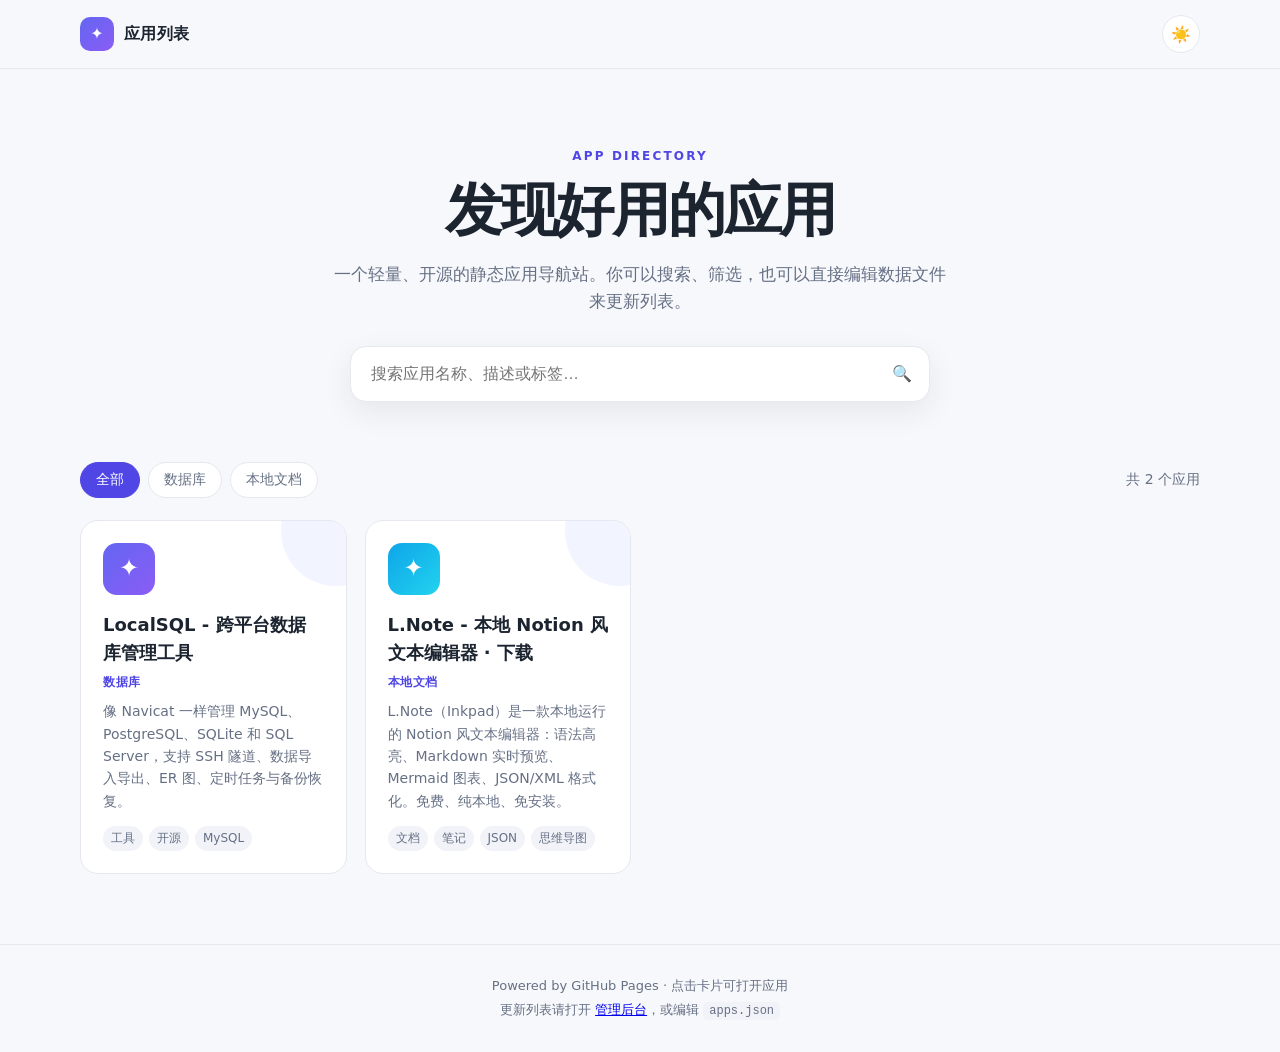
<file: index.html>
<!DOCTYPE html>
<html lang="zh-CN">
<head>
  <meta charset="UTF-8" />
  <meta name="viewport" content="width=device-width, initial-scale=1.0" />
  <meta name="description" content="一个简洁、可定制的应用列表网站。" />
  <title>我的应用列表</title>
  <link rel="stylesheet" href="styles.css" />
</head>
<body>
  <header class="site-header">
    <div class="container header-inner">
      <a class="brand" href="#">
        <span class="brand-mark" aria-hidden="true">✦</span>
        <span>应用列表</span>
      </a>
      <button id="theme-toggle" class="theme-toggle" type="button" aria-label="切换深色模式">
        <span class="theme-icon theme-icon-light">☀️</span>
        <span class="theme-icon theme-icon-dark">🌙</span>
      </button>
    </div>
  </header>

  <main>
    <section class="hero">
      <div class="container">
        <p class="eyebrow">APP DIRECTORY</p>
        <h1>发现好用的应用</h1>
        <p class="hero-subtitle">一个轻量、开源的静态应用导航站。你可以搜索、筛选，也可以直接编辑数据文件来更新列表。</p>
        <div class="search-box">
          <span class="search-icon" aria-hidden="true">🔍</span>
          <input id="search-input" type="search" placeholder="搜索应用名称、描述或标签…" autocomplete="off" />
        </div>
      </div>
    </section>

    <section class="catalog container">
      <div class="toolbar">
        <div class="filter-tabs" id="filter-tabs" role="tablist" aria-label="按分类筛选">
          <button class="filter-tab active" type="button" data-category="all">全部</button>
        </div>
        <span class="result-count" id="result-count"></span>
      </div>

      <div class="app-grid" id="app-grid" aria-live="polite"></div>

      <div class="empty-state" id="empty-state" hidden>
        <div class="empty-icon" aria-hidden="true">🗂️</div>
        <h2>没有找到相关应用</h2>
        <p>换个关键词或分类试试看。</p>
        <button class="reset-button" id="reset-filters" type="button">清空筛选</button>
      </div>
    </section>
  </main>

  <footer class="site-footer">
    <div class="container footer-inner">
      <p>Powered by GitHub Pages · 点击卡片可打开应用</p>
      <p>更新列表请打开 <a href="admin.html">管理后台</a>，或编辑 <code>apps.json</code></p>
    </div>
  </footer>

  <script src="script.js"></script>
</body>
</html>
</file>
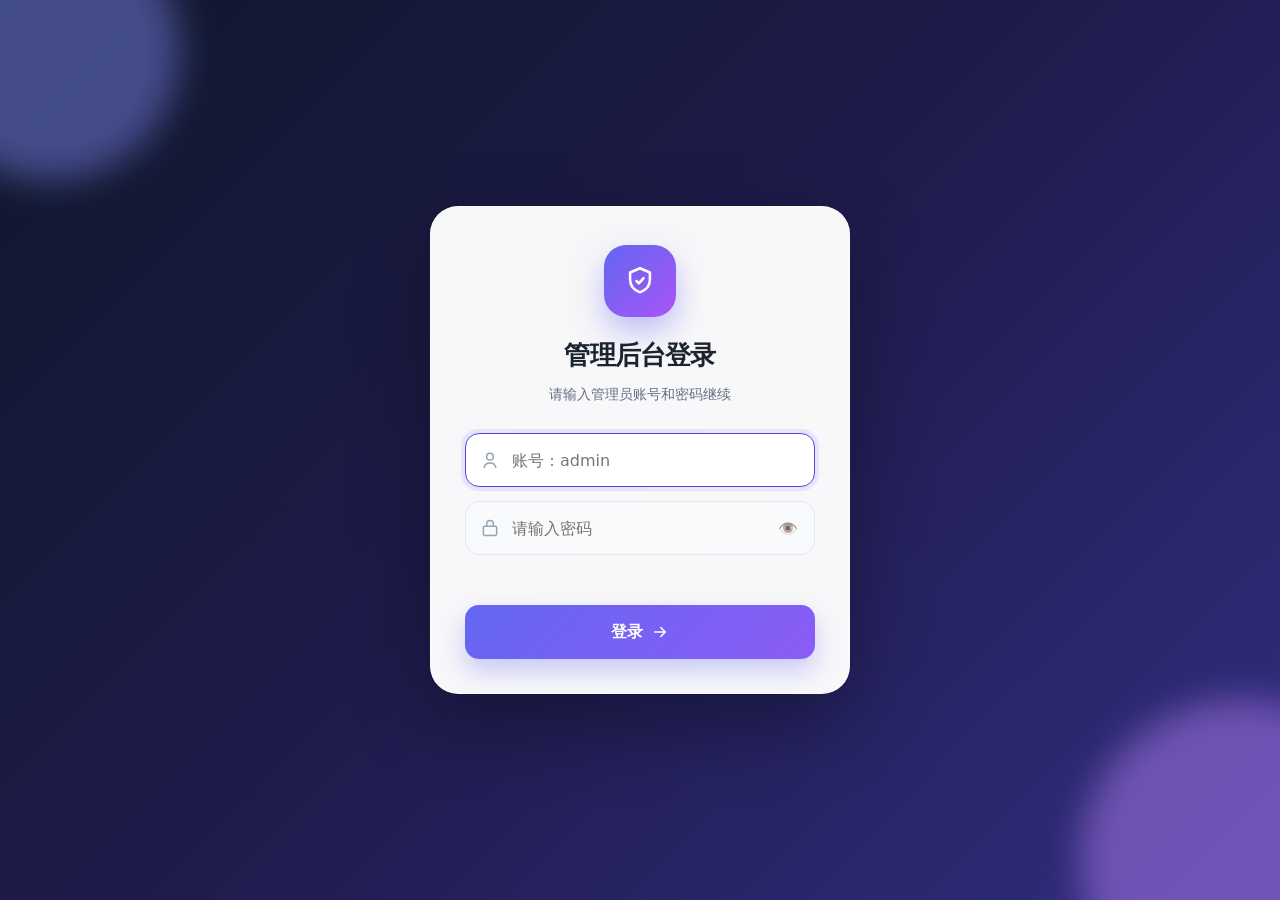
<file: admin.html>
<!DOCTYPE html>
<html lang="zh-CN">
<head>
  <meta charset="UTF-8" />
  <meta name="viewport" content="width=device-width, initial-scale=1.0" />
  <meta http-equiv="Cache-Control" content="no-cache, no-store, must-revalidate" />
  <meta http-equiv="Pragma" content="no-cache" />
  <title>应用管理后台</title>
  <link rel="stylesheet" href="admin.css?v=20260827c" />
</head>
<body>
  <div class="login-overlay" id="login-overlay">
    <span class="login-orb login-orb-one" aria-hidden="true"></span>
    <span class="login-orb login-orb-two" aria-hidden="true"></span>
    <form class="login-card" id="login-form">
      <div class="login-head">
        <div class="login-logo" aria-hidden="true">
          <svg viewBox="0 0 24 24" fill="none" stroke="currentColor" stroke-width="1.8" stroke-linecap="round" stroke-linejoin="round">
            <path d="M12 3l7 3v5c0 4.7-3 7.6-7 9-4-1.4-7-4.3-7-9V6l7-3z"></path>
            <path d="M9.5 12l1.7 1.7 3.3-3.7"></path>
          </svg>
        </div>
        <h2>管理后台登录</h2>
        <p>请输入管理员账号和密码继续</p>
      </div>
      <div class="login-body">
        <div class="input-shell">
          <span class="input-icon" aria-hidden="true">
            <svg viewBox="0 0 24 24" fill="none" stroke="currentColor" stroke-width="1.8" stroke-linecap="round" stroke-linejoin="round">
              <circle cx="12" cy="8" r="4"></circle>
              <path d="M5 21c.7-3.6 3.5-5.5 7-5.5s6.3 1.9 7 5.5"></path>
            </svg>
          </span>
          <input id="login-username" type="text" autocomplete="username" placeholder="账号：admin" />
        </div>
        <div class="input-shell">
          <span class="input-icon" aria-hidden="true">
            <svg viewBox="0 0 24 24" fill="none" stroke="currentColor" stroke-width="1.8" stroke-linecap="round" stroke-linejoin="round">
              <rect x="4" y="10" width="16" height="11" rx="2"></rect>
              <path d="M8 10V7a4 4 0 0 1 8 0v3"></path>
            </svg>
          </span>
          <input id="login-password" type="password" autocomplete="current-password" placeholder="请输入密码" />
          <button id="toggle-password" class="password-toggle" type="button" aria-label="显示或隐藏密码">👁️</button>
        </div>
        <p class="login-error" id="login-error" role="alert"></p>
        <button class="login-submit" type="submit">
          <span>登录</span>
          <svg viewBox="0 0 24 24" fill="none" stroke="currentColor" stroke-width="2" stroke-linecap="round" stroke-linejoin="round" aria-hidden="true">
            <path d="M5 12h14"></path>
            <path d="M13 6l6 6-6 6"></path>
          </svg>
        </button>
      </div>
    </form>
  </div>

  <header class="admin-header" id="admin-header" hidden>
    <div class="container header-inner">
      <div class="header-title">
        <span class="brand-mark" aria-hidden="true">⚙️</span>
        <div>
          <h1>应用管理后台</h1>
          <p>添加应用的 GitHub Pages 地址，自动生成列表项并发布到主站。</p>
        </div>
      </div>
      <div class="header-actions">
        <button id="logout-button" class="button ghost" type="button">退出登录</button>
        <a class="back-link" href="index.html">返回主站</a>
      </div>
    </div>
  </header>

  <main class="container" id="admin-main" hidden>
    <section class="token-panel">
      <div class="panel-heading">
        <h2>GitHub 访问令牌</h2>
        <span class="muted">保存后，修改才能写回仓库并触发 Pages 构建</span>
      </div>
      <div class="token-row">
        <input id="token-input" type="password" placeholder="粘贴 GitHub Personal Access Token" autocomplete="off" />
        <button id="save-token" class="button secondary" type="button">保存令牌</button>
        <button id="clear-token" class="button ghost" type="button">清除</button>
      </div>
      <p class="token-hint">令牌只保存在当前浏览器的本地存储中，不会写入仓库。建议使用拥有 <code>repo</code> 权限的令牌。</p>
    </section>

    <div class="admin-layout">
      <section class="editor-panel panel">
        <div class="panel-heading">
          <h2 id="form-title">添加应用</h2>
          <span class="muted" id="form-mode">新应用</span>
        </div>

        <div class="field">
          <label for="app-url">GitHub Pages 地址</label>
          <div class="url-row">
            <input id="app-url" type="url" placeholder="https://username.github.io/repo/" />
            <button id="fetch-meta" class="button secondary" type="button">获取信息</button>
          </div>
          <small id="url-message" class="field-message"></small>
        </div>

        <div class="field-grid">
          <div class="field">
            <label for="app-name">应用名称</label>
            <input id="app-name" type="text" placeholder="应用名称" />
          </div>
          <div class="field">
            <label for="app-category">分类</label>
            <input id="app-category" type="text" list="category-options" placeholder="例如：效率工具" />
            <datalist id="category-options"></datalist>
          </div>
        </div>

        <div class="field">
          <label for="app-description">应用简介</label>
          <textarea id="app-description" rows="3" placeholder="一句话介绍这个应用"></textarea>
        </div>

        <div class="field">
          <label for="app-tags">标签</label>
          <input id="app-tags" type="text" placeholder="多个标签用逗号分隔，例如：工具, 开源" />
        </div>

        <div class="field">
          <label for="app-icon">图标</label>
          <div class="icon-row">
            <div class="icon-preview" id="icon-preview">✦</div>
            <input id="app-icon" type="text" placeholder="Emoji 或图片 URL" />
          </div>
          <small class="field-message">可以直接填 Emoji，也可以填图标图片的完整地址。</small>
        </div>

        <div class="form-actions">
          <button id="save-app" class="button primary" type="button">保存应用</button>
          <button id="cancel-edit" class="button ghost" type="button" hidden>取消编辑</button>
        </div>
      </section>

      <section class="list-panel panel">
        <div class="panel-heading">
          <h2>现有应用</h2>
          <span class="muted" id="app-count"></span>
        </div>
        <div id="app-list" class="app-list"></div>
      </section>
    </div>

    <section class="publish-panel panel">
      <div>
        <h2>发布到主站</h2>
        <p class="muted">保存后，GitHub Pages 通常会在几分钟内自动重新构建。</p>
      </div>
      <button id="publish" class="button primary large" type="button">保存全部并发布</button>
    </section>

    <p id="status" class="status" role="status"></p>
  </main>

  <script>
    document.addEventListener("DOMContentLoaded", function () {
      var loginForm = document.getElementById("login-form");
      loginForm.addEventListener("submit", function (event) {
        event.preventDefault();
        var username = document.getElementById("login-username").value.trim();
        var password = document.getElementById("login-password").value.trim();
        var errorElement = document.getElementById("login-error");
        if (username === "admin" && password === "lyj0514") {
          sessionStorage.setItem("selfapplist_admin_auth", "1");
          errorElement.textContent = "登录成功，正在进入…";
          errorElement.className = "login-error success";
          setTimeout(function () {
            document.getElementById("login-overlay").hidden = true;
            document.getElementById("admin-header").hidden = false;
            document.getElementById("admin-main").hidden = false;
            if (typeof window.__showAdmin === "function") {
              window.__showAdmin();
            }
          }, 250);
        } else {
          errorElement.textContent = "账号或密码错误，请重试。";
          errorElement.className = "login-error";
        }
      });
    });
  </script>
  <script src="admin.js?v=20260827b"></script>
</body>
</html>
</file>
<file: styles.css>
:root {
  --bg: #f7f8fb;
  --surface: #ffffff;
  --surface-2: #f1f3f8;
  --text: #1c2430;
  --text-muted: #667085;
  --border: #e5e8ef;
  --primary: #4f46e5;
  --primary-soft: #eef2ff;
  --shadow: 0 10px 30px rgba(28, 36, 48, 0.08);
  --radius: 18px;
}

body.dark {
  --bg: #0f1420;
  --surface: #171e2c;
  --surface-2: #1f2937;
  --text: #f3f5f9;
  --text-muted: #a3adc2;
  --border: #2b3547;
  --primary: #818cf8;
  --primary-soft: #252c42;
  --shadow: 0 12px 32px rgba(0, 0, 0, 0.28);
}

* {
  box-sizing: border-box;
}

html {
  scroll-behavior: smooth;
}

body {
  margin: 0;
  font-family: "Segoe UI", "PingFang SC", "Microsoft YaHei", system-ui, -apple-system, sans-serif;
  background: var(--bg);
  color: var(--text);
  line-height: 1.6;
  transition: background-color 0.25s ease, color 0.25s ease;
}

.container {
  width: min(1120px, calc(100% - 40px));
  margin: 0 auto;
}

.site-header {
  position: sticky;
  top: 0;
  z-index: 20;
  background: color-mix(in srgb, var(--bg) 82%, transparent);
  backdrop-filter: blur(12px);
  border-bottom: 1px solid var(--border);
}

.header-inner {
  height: 68px;
  display: flex;
  align-items: center;
  justify-content: space-between;
}

.brand {
  display: inline-flex;
  align-items: center;
  gap: 10px;
  color: var(--text);
  text-decoration: none;
  font-weight: 700;
  letter-spacing: 0.02em;
}

.brand-mark {
  display: grid;
  place-items: center;
  width: 34px;
  height: 34px;
  color: white;
  background: linear-gradient(135deg, #6366f1, #8b5cf6);
  border-radius: 10px;
  font-size: 16px;
}

.theme-toggle {
  display: grid;
  place-items: center;
  width: 38px;
  height: 38px;
  padding: 0;
  color: var(--text);
  background: var(--surface);
  border: 1px solid var(--border);
  border-radius: 50%;
  cursor: pointer;
}

.theme-icon {
  font-size: 16px;
}

.theme-icon-dark {
  display: none;
}

body.dark .theme-icon-light {
  display: none;
}

body.dark .theme-icon-dark {
  display: inline;
}

.hero {
  padding: 78px 0 40px;
  text-align: center;
}

.eyebrow {
  margin: 0 0 12px;
  color: var(--primary);
  font-size: 12px;
  font-weight: 800;
  letter-spacing: 0.18em;
}

.hero h1 {
  margin: 0;
  font-size: clamp(34px, 6vw, 58px);
  line-height: 1.12;
  letter-spacing: -0.04em;
}

.hero-subtitle {
  max-width: 620px;
  margin: 18px auto 30px;
  color: var(--text-muted);
  font-size: 17px;
}

.search-box {
  position: relative;
  max-width: 580px;
  margin: 0 auto;
}

.search-box input {
  width: 100%;
  height: 56px;
  padding: 0 50px 0 20px;
  color: var(--text);
  background: var(--surface);
  border: 1px solid var(--border);
  border-radius: 16px;
  outline: none;
  font-size: 16px;
  box-shadow: var(--shadow);
}

.search-box input:focus {
  border-color: var(--primary);
  box-shadow: 0 0 0 4px var(--primary-soft);
}

.search-icon {
  position: absolute;
  top: 50%;
  right: 18px;
  transform: translateY(-50%);
  pointer-events: none;
}

.catalog {
  padding: 20px 0 70px;
}

.toolbar {
  display: flex;
  align-items: center;
  justify-content: space-between;
  gap: 20px;
  margin-bottom: 22px;
}

.filter-tabs {
  display: flex;
  flex-wrap: wrap;
  gap: 8px;
}

.filter-tab {
  padding: 8px 15px;
  color: var(--text-muted);
  background: var(--surface);
  border: 1px solid var(--border);
  border-radius: 999px;
  cursor: pointer;
  font-size: 14px;
  white-space: nowrap;
}

.filter-tab:hover {
  color: var(--primary);
  border-color: var(--primary);
}

.filter-tab.active {
  color: white;
  background: var(--primary);
  border-color: var(--primary);
}

.result-count {
  color: var(--text-muted);
  font-size: 14px;
  white-space: nowrap;
}

.app-grid {
  display: grid;
  grid-template-columns: repeat(auto-fill, minmax(250px, 1fr));
  gap: 18px;
}

.app-card {
  position: relative;
  display: flex;
  flex-direction: column;
  min-height: 210px;
  padding: 22px;
  text-decoration: none;
  color: var(--text);
  background: var(--surface);
  border: 1px solid var(--border);
  border-radius: var(--radius);
  overflow: hidden;
  transition: transform 0.2s ease, box-shadow 0.2s ease, border-color 0.2s ease;
}

.app-card:hover {
  transform: translateY(-4px);
  border-color: color-mix(in srgb, var(--primary) 55%, var(--border));
  box-shadow: var(--shadow);
}

.app-card::after {
  content: "";
  position: absolute;
  top: -45px;
  right: -45px;
  width: 110px;
  height: 110px;
  border-radius: 50%;
  background: var(--primary-soft);
  opacity: 0.75;
}

.app-icon {
  position: relative;
  z-index: 1;
  display: grid;
  place-items: center;
  width: 52px;
  height: 52px;
  margin-bottom: 16px;
  background: linear-gradient(135deg, #6366f1, #8b5cf6);
  border-radius: 14px;
  font-size: 24px;
  color: white;
}

.app-card:nth-child(4n + 2) .app-icon {
  background: linear-gradient(135deg, #0ea5e9, #22d3ee);
}

.app-card:nth-child(4n + 3) .app-icon {
  background: linear-gradient(135deg, #f59e0b, #f97316);
}

.app-card:nth-child(4n + 4) .app-icon {
  background: linear-gradient(135deg, #10b981, #84cc16);
}

.app-name {
  position: relative;
  z-index: 1;
  margin: 0 0 5px;
  font-size: 18px;
  font-weight: 700;
}

.app-category {
  position: relative;
  z-index: 1;
  margin-bottom: 8px;
  color: var(--primary);
  font-size: 12px;
  font-weight: 700;
  letter-spacing: 0.05em;
}

.app-description {
  position: relative;
  z-index: 1;
  margin: 0 0 14px;
  color: var(--text-muted);
  font-size: 14px;
}

.app-tags {
  position: relative;
  z-index: 1;
  display: flex;
  flex-wrap: wrap;
  gap: 6px;
  margin-top: auto;
}

.app-tag {
  padding: 3px 8px;
  color: var(--text-muted);
  background: var(--surface-2);
  border-radius: 999px;
  font-size: 12px;
}

.empty-state {
  padding: 60px 20px;
  text-align: center;
  color: var(--text-muted);
}

.empty-state h2 {
  margin: 14px 0 6px;
  color: var(--text);
}

.empty-icon {
  font-size: 44px;
}

.reset-button {
  margin-top: 14px;
  padding: 9px 16px;
  color: white;
  background: var(--primary);
  border: none;
  border-radius: 10px;
  cursor: pointer;
  font-weight: 700;
}

.site-footer {
  padding: 28px 0;
  color: var(--text-muted);
  border-top: 1px solid var(--border);
  font-size: 13px;
  text-align: center;
}

.footer-inner p {
  margin: 3px 0;
}

code {
  padding: 2px 6px;
  background: var(--surface-2);
  border-radius: 5px;
  font-size: 12px;
}

@media (max-width: 640px) {
  .hero {
    padding-top: 50px;
  }

  .toolbar {
    flex-direction: column;
    align-items: flex-start;
  }

  .app-grid {
    grid-template-columns: 1fr;
  }
}
</file>
<file: admin.css>
:root {
  --bg: #f5f7fb;
  --surface: #ffffff;
  --text: #1c2430;
  --muted: #667085;
  --border: #e5e8ef;
  --primary: #4f46e5;
  --primary-dark: #4338ca;
  --danger: #dc2626;
  --success: #16a34a;
  --shadow: 0 12px 34px rgba(28, 36, 48, 0.08);
  --radius: 16px;
}

* {
  box-sizing: border-box;
}

html {
  scrollbar-width: none;
  -ms-overflow-style: none;
}

html::-webkit-scrollbar {
  display: none;
}

body {
  margin: 0;
  font-family: "Segoe UI", "PingFang SC", "Microsoft YaHei", system-ui, -apple-system, sans-serif;
  color: var(--text);
  background: var(--bg);
  line-height: 1.55;
}

.container {
  width: min(1100px, calc(100% - 40px));
  margin: 0 auto;
}

.admin-header {
  background: var(--surface);
  border-bottom: 1px solid var(--border);
}

.login-overlay {
  position: fixed;
  inset: 0;
  z-index: 100;
  overflow: hidden;
  display: flex;
  align-items: center;
  justify-content: center;
  padding: 24px;
  background: linear-gradient(135deg, #0f172a 0%, #1e1b4b 48%, #312e81 100%);
}

.login-overlay[hidden] {
  display: none;
}

.login-orb {
  position: absolute;
  border-radius: 50%;
  pointer-events: none;
  filter: blur(18px);
  opacity: 0.45;
  animation: login-float 9s ease-in-out infinite;
}

.login-orb-one {
  width: 260px;
  height: 260px;
  left: -80px;
  top: -80px;
  background: #818cf8;
}

.login-orb-two {
  width: 320px;
  height: 320px;
  right: -120px;
  bottom: -120px;
  background: #c084fc;
  animation-delay: -4.5s;
}

.login-card {
  position: relative;
  width: min(420px, 100%);
  padding: 38px 34px 34px;
  background: rgba(255, 255, 255, 0.97);
  border: 1px solid rgba(255, 255, 255, 0.65);
  border-radius: 28px;
  box-shadow: 0 30px 80px rgba(0, 0, 0, 0.32);
  backdrop-filter: blur(14px);
}

.login-head {
  text-align: center;
}

.login-logo {
  display: grid;
  place-items: center;
  width: 72px;
  height: 72px;
  margin: 0 auto 18px;
  color: white;
  background: linear-gradient(135deg, #6366f1, #a855f7);
  border-radius: 22px;
  box-shadow: 0 14px 30px rgba(99, 102, 241, 0.38);
}

.login-logo svg {
  width: 34px;
  height: 34px;
}

.login-head h2 {
  margin: 0;
  font-size: 26px;
  letter-spacing: -0.03em;
}

.login-head p {
  margin: 9px 0 28px;
  color: var(--muted);
  font-size: 14px;
}

.login-body {
  display: flex;
  flex-direction: column;
  gap: 14px;
}

.input-shell {
  position: relative;
  display: flex;
  align-items: center;
}

.input-icon {
  position: absolute;
  top: 50%;
  left: 15px;
  display: grid;
  place-items: center;
  width: 20px;
  height: 20px;
  color: #94a3b8;
  pointer-events: none;
  transform: translateY(-50%);
  z-index: 3;
}

.input-icon svg {
  width: 20px;
  height: 20px;
}

.login-card .input-shell input {
  position: relative;
  z-index: 1;
  width: 100%;
  height: 54px;
  padding: 0 46px;
  color: var(--text);
  background: #f8fafc;
  border: 1px solid #e2e8f0;
  border-radius: 14px;
  outline: none;
  font: inherit;
  transition: border-color 0.2s ease, box-shadow 0.2s ease, background 0.2s ease;
}

.login-card .input-shell input[type="password"] {
  padding-right: 54px;
}

.login-card .input-shell input::-ms-reveal {
  display: none;
}

.login-card .input-shell input:focus {
  border-color: var(--primary);
  background: #fff;
  box-shadow: 0 0 0 4px rgba(99, 102, 241, 0.12);
}

.password-toggle {
  position: absolute;
  top: 50%;
  right: 10px;
  width: 34px;
  height: 34px;
  padding: 0;
  background: transparent;
  border: none;
  cursor: pointer;
  font-size: 16px;
  opacity: 0.65;
  transform: translateY(-50%);
  z-index: 3;
}

.password-toggle:hover {
  opacity: 1;
}

.login-error {
  min-height: 18px;
  margin: -2px 0 0 4px;
  color: var(--danger);
  font-size: 13px;
  text-align: left;
}

.login-error.success {
  color: var(--success);
}

.login-submit {
  display: flex;
  align-items: center;
  justify-content: center;
  gap: 8px;
  width: 100%;
  height: 54px;
  margin-top: 6px;
  color: white;
  background: linear-gradient(135deg, #6366f1, #8b5cf6);
  border: none;
  border-radius: 14px;
  cursor: pointer;
  font: inherit;
  font-size: 16px;
  font-weight: 700;
  box-shadow: 0 12px 26px rgba(99, 102, 241, 0.32);
  transition: transform 0.2s ease, box-shadow 0.2s ease;
}

.login-submit svg {
  width: 18px;
  height: 18px;
  transition: transform 0.2s ease;
}

.login-submit:hover {
  transform: translateY(-1px);
  box-shadow: 0 16px 32px rgba(99, 102, 241, 0.4);
}

.login-submit:hover svg {
  transform: translateX(3px);
}

.login-submit:active {
  transform: translateY(0);
}

@keyframes login-float {
  0%,
  100% {
    transform: translateY(0);
  }

  50% {
    transform: translateY(-14px);
  }
}

.header-inner {
  min-height: 88px;
  display: flex;
  align-items: center;
  justify-content: space-between;
  gap: 20px;
}

.header-actions {
  display: flex;
  align-items: center;
  gap: 10px;
  white-space: nowrap;
}

.header-title {
  display: flex;
  align-items: center;
  gap: 14px;
}

.brand-mark {
  display: grid;
  place-items: center;
  width: 48px;
  height: 48px;
  color: white;
  background: linear-gradient(135deg, #6366f1, #8b5cf6);
  border-radius: 14px;
  font-size: 22px;
}

.header-title h1 {
  margin: 0;
  font-size: 22px;
  letter-spacing: -0.02em;
}

.header-title p {
  margin: 4px 0 0;
  color: var(--muted);
  font-size: 14px;
}

.back-link {
  color: var(--primary);
  text-decoration: none;
  font-weight: 700;
  white-space: nowrap;
}

.token-panel,
.panel,
.publish-panel {
  background: var(--surface);
  border: 1px solid var(--border);
  border-radius: var(--radius);
  box-shadow: var(--shadow);
}

.token-panel {
  margin: 24px 0;
  padding: 22px;
}

.panel-heading {
  display: flex;
  align-items: baseline;
  justify-content: space-between;
  gap: 14px;
  margin-bottom: 18px;
}

.panel-heading h2,
.publish-panel h2 {
  margin: 0;
  font-size: 18px;
}

.muted {
  color: var(--muted);
  font-size: 13px;
}

.token-row {
  display: flex;
  gap: 10px;
  flex-wrap: wrap;
}

input[type="text"],
input[type="url"],
input[type="password"],
textarea {
  width: 100%;
  padding: 11px 13px;
  color: var(--text);
  background: #fff;
  border: 1px solid var(--border);
  border-radius: 10px;
  outline: none;
  font: inherit;
}

input:focus,
textarea:focus {
  border-color: var(--primary);
  box-shadow: 0 0 0 4px #eef2ff;
}

textarea {
  resize: vertical;
}

.token-row input {
  flex: 1;
  min-width: 220px;
}

.token-hint {
  margin: 12px 0 0;
  color: var(--muted);
  font-size: 13px;
}

code {
  padding: 2px 6px;
  background: #f1f3f8;
  border-radius: 5px;
  font-size: 12px;
}

.admin-layout {
  display: grid;
  grid-template-columns: minmax(0, 0.95fr) minmax(0, 1.05fr);
  gap: 24px;
  align-items: start;
}

.editor-panel,
.list-panel {
  padding: 22px;
}

.field {
  margin-bottom: 17px;
}

.field label {
  display: block;
  margin-bottom: 7px;
  font-size: 14px;
  font-weight: 700;
}

.field-grid {
  display: grid;
  grid-template-columns: 1fr 1fr;
  gap: 14px;
}

.url-row {
  display: flex;
  gap: 9px;
}

.url-row input {
  flex: 1;
}

.field-message {
  display: block;
  margin-top: 6px;
  color: var(--muted);
  font-size: 12px;
}

.field-message.error {
  color: var(--danger);
}

.field-message.success {
  color: var(--success);
}

.icon-row {
  display: flex;
  align-items: center;
  gap: 12px;
}

.icon-row input {
  flex: 1;
}

.icon-preview {
  display: grid;
  place-items: center;
  flex: 0 0 50px;
  height: 50px;
  color: white;
  background: linear-gradient(135deg, #6366f1, #8b5cf6);
  border-radius: 13px;
  font-size: 23px;
  overflow: hidden;
}

.icon-preview img {
  width: 100%;
  height: 100%;
  object-fit: cover;
}

.form-actions {
  display: flex;
  gap: 10px;
  margin-top: 20px;
}

.button {
  min-height: 40px;
  padding: 9px 16px;
  border: 1px solid transparent;
  border-radius: 10px;
  cursor: pointer;
  font: inherit;
  font-weight: 700;
  white-space: nowrap;
}

.button.primary {
  color: white;
  background: var(--primary);
}

.button.primary:hover {
  background: var(--primary-dark);
}

.button.secondary {
  color: var(--primary);
  background: #eef2ff;
}

.button.ghost {
  color: var(--text);
  background: transparent;
  border-color: var(--border);
}

.button.danger {
  color: var(--danger);
  background: #fee2e2;
}

.button.large {
  min-height: 46px;
  padding: 11px 22px;
  font-size: 16px;
}

.button:disabled {
  opacity: 0.55;
  cursor: not-allowed;
}

.app-list {
  display: flex;
  flex-direction: column;
  gap: 11px;
}

.app-row {
  display: flex;
  align-items: center;
  gap: 12px;
  padding: 12px;
  border: 1px solid var(--border);
  border-radius: 12px;
}

.app-row-icon {
  display: grid;
  place-items: center;
  flex: 0 0 44px;
  width: 44px;
  height: 44px;
  color: white;
  background: linear-gradient(135deg, #6366f1, #8b5cf6);
  border-radius: 11px;
  font-size: 20px;
  overflow: hidden;
}

.app-row-icon img {
  width: 100%;
  height: 100%;
  object-fit: cover;
}

.app-row-main {
  flex: 1;
  min-width: 0;
}

.app-row-main strong {
  display: block;
  margin-bottom: 3px;
  overflow: hidden;
  text-overflow: ellipsis;
  white-space: nowrap;
}

.app-row-main small {
  display: block;
  color: var(--muted);
  overflow: hidden;
  text-overflow: ellipsis;
  white-space: nowrap;
}

.app-row-actions {
  display: flex;
  gap: 6px;
}

.app-row-actions button {
  min-height: 32px;
  padding: 5px 10px;
  font-size: 13px;
}

.empty-list {
  padding: 36px 16px;
  color: var(--muted);
  text-align: center;
}

.publish-panel {
  display: flex;
  align-items: center;
  justify-content: space-between;
  gap: 20px;
  margin: 24px 0;
  padding: 22px;
}

.publish-panel p {
  margin: 5px 0 0;
}

.status {
  min-height: 24px;
  margin: 0 0 30px;
  color: var(--muted);
  font-size: 14px;
  text-align: center;
}

.status.error {
  color: var(--danger);
}

.status.success {
  color: var(--success);
}

@media (max-width: 860px) {
  .admin-layout {
    grid-template-columns: 1fr;
  }

  .field-grid {
    grid-template-columns: 1fr;
  }

  .header-inner,
  .publish-panel {
    flex-direction: column;
    align-items: flex-start;
  }
}
</file>
